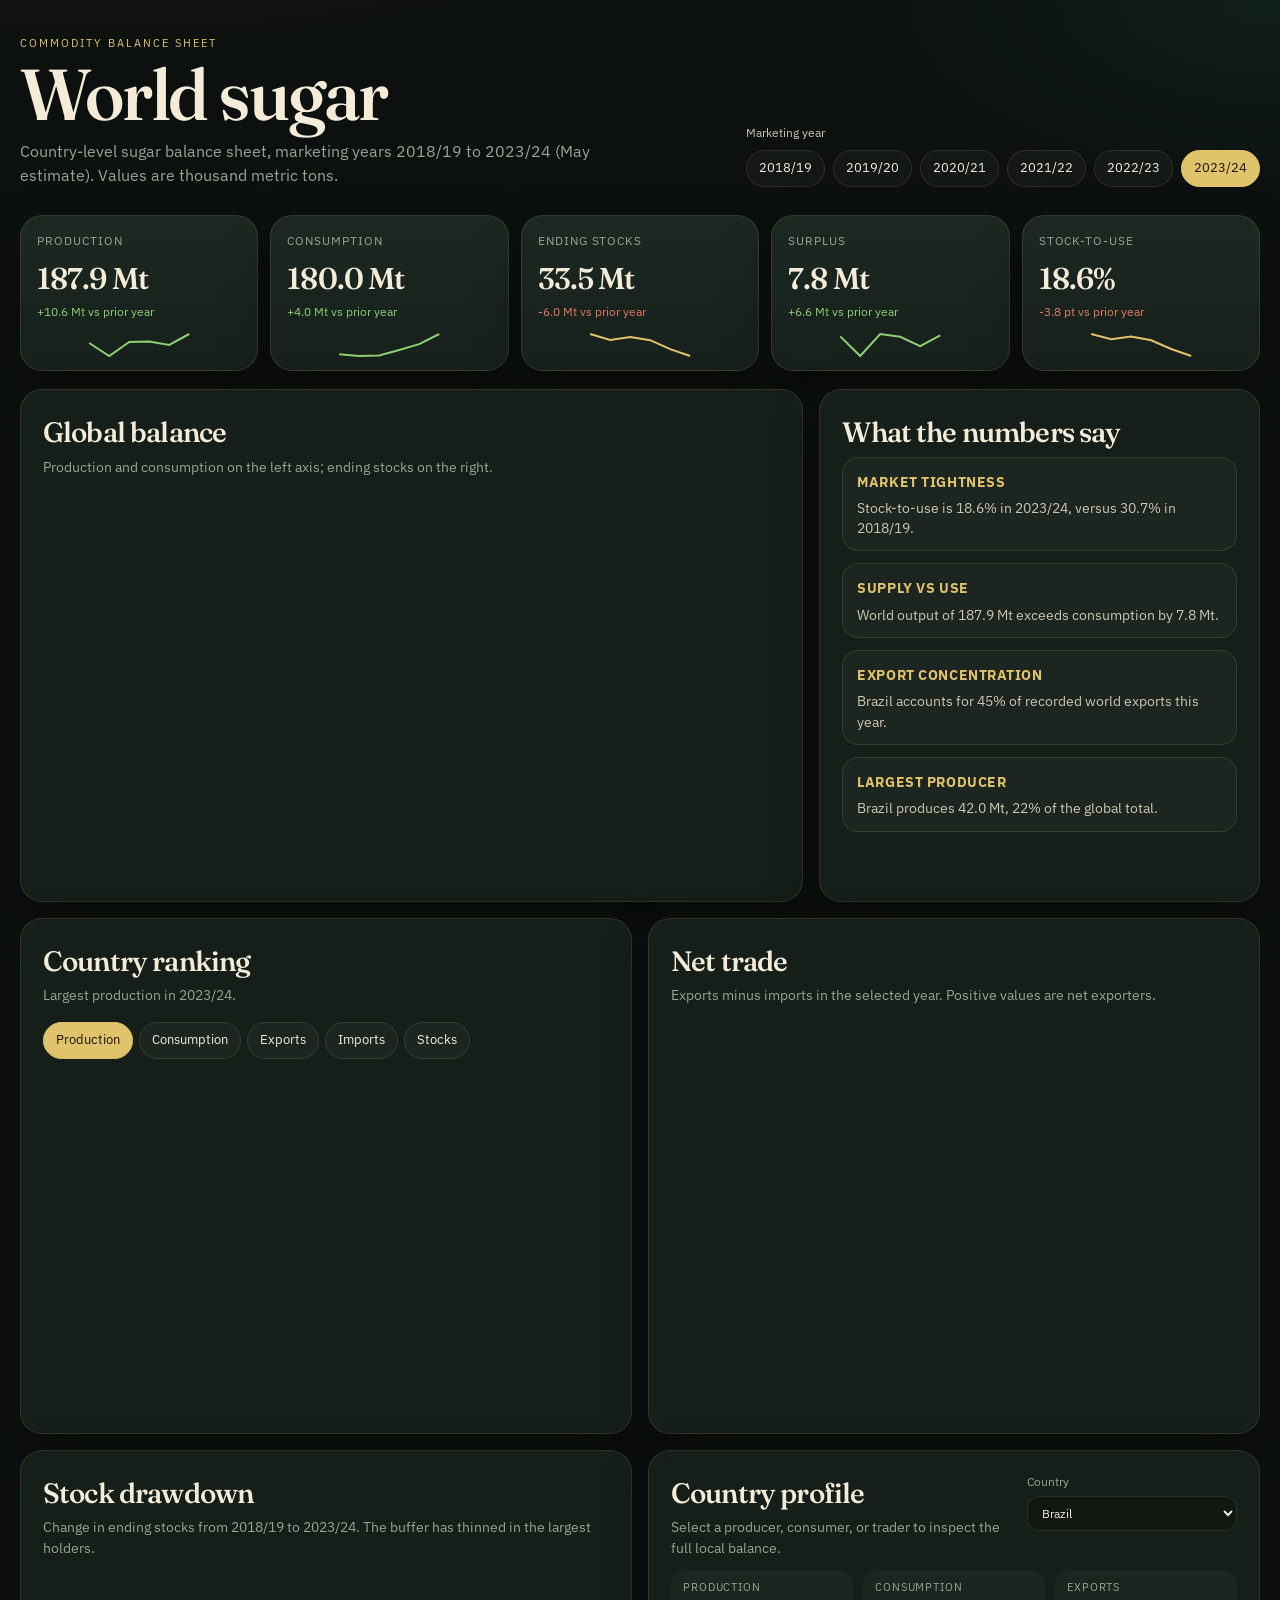
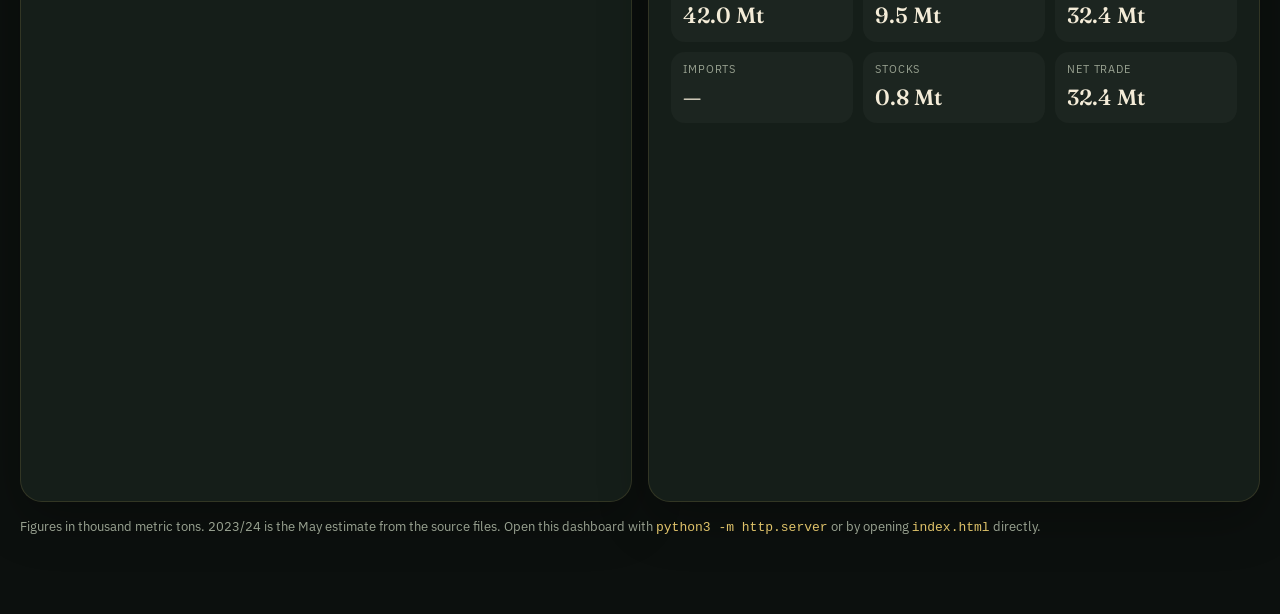
<file: index.html>
<!DOCTYPE html>
<html lang="en">
  <head>
    <meta charset="utf-8" />
    <meta name="viewport" content="width=device-width, initial-scale=1" />
    <title>World Sugar Balance</title>
    <meta
      name="description"
      content="Interactive visualisation of world sugar production, consumption, trade, and ending stocks, 2018/19 to 2023/24."
    />
    <link rel="preconnect" href="https://fonts.googleapis.com" />
    <link rel="preconnect" href="https://fonts.gstatic.com" crossorigin />
    <link
      href="https://fonts.googleapis.com/css2?family=Fraunces:opsz,wght@9..144,500;9..144,600&family=IBM+Plex+Sans:wght@400;500;600&display=swap"
      rel="stylesheet"
    />
    <link rel="icon" href="assets/favicon.svg" type="image/svg+xml" />
    <link rel="stylesheet" href="assets/styles.css" />
  </head>
  <body>
    <div class="page">
      <header class="hero">
        <p class="eyebrow">Commodity balance sheet</p>
        <div class="hero-row">
          <div>
            <h1>World sugar</h1>
            <p class="lede" id="source-note">
              Production, use, trade, and stocks by country.
            </p>
          </div>
          <div class="hero-aside">
            <p class="aside-label">Marketing year</p>
            <div class="year-pills" id="year-pills" role="tablist" aria-label="Marketing year"></div>
          </div>
        </div>
      </header>

      <section class="kpis" id="kpis" aria-label="World totals"></section>

      <section class="grid-main">
        <article class="card chart-card">
          <div class="card-head">
            <div>
              <h2>Global balance</h2>
              <p>Production and consumption on the left axis; ending stocks on the right.</p>
            </div>
          </div>
          <div class="chart-wrap tall">
            <canvas id="balance-chart" aria-label="World production, consumption, and ending stocks"></canvas>
          </div>
        </article>

        <article class="card insight-card">
          <h2>What the numbers say</h2>
          <div id="insights" class="insights"></div>
        </article>
      </section>

      <section class="grid-split">
        <article class="card">
          <div class="card-head stack">
            <div>
              <h2>Country ranking</h2>
              <p id="rank-caption">Largest producers in the selected year.</p>
            </div>
            <div class="metric-tabs" id="metric-tabs" role="tablist" aria-label="Balance metric"></div>
          </div>
          <div class="chart-wrap">
            <canvas id="rank-chart" aria-label="Country ranking for the selected metric"></canvas>
          </div>
        </article>

        <article class="card">
          <div class="card-head">
            <div>
              <h2>Net trade</h2>
              <p>Exports minus imports in the selected year. Positive values are net exporters.</p>
            </div>
          </div>
          <div class="chart-wrap">
            <canvas id="trade-chart" aria-label="Net sugar trade by country"></canvas>
          </div>
        </article>
      </section>

      <section class="grid-split">
        <article class="card">
          <div class="card-head">
            <div>
              <h2>Stock drawdown</h2>
              <p>Change in ending stocks from 2018/19 to 2023/24. The buffer has thinned in the largest holders.</p>
            </div>
          </div>
          <div class="chart-wrap">
            <canvas id="stocks-chart" aria-label="Ending stock changes by country"></canvas>
          </div>
        </article>

        <article class="card">
          <div class="card-head">
            <div>
              <h2>Country profile</h2>
              <p>Select a producer, consumer, or trader to inspect the full local balance.</p>
            </div>
            <label class="country-label">
              <span>Country</span>
              <select id="country-select"></select>
            </label>
          </div>
          <dl class="profile-kpis" id="profile-kpis"></dl>
          <div class="chart-wrap">
            <canvas id="country-chart" aria-label="Selected country sugar balance over time"></canvas>
          </div>
        </article>
      </section>

      <footer class="foot">
        <p>
          Figures in thousand metric tons. 2023/24 is the May estimate from the source files.
          Open this dashboard with <code>python3 -m http.server</code> or by opening
          <code>index.html</code> directly.
        </p>
      </footer>
    </div>

    <script src="assets/chart.umd.min.js"></script>
    <script src="assets/data.js"></script>
    <script src="assets/dashboard.js"></script>
  </body>
</html>
</file>
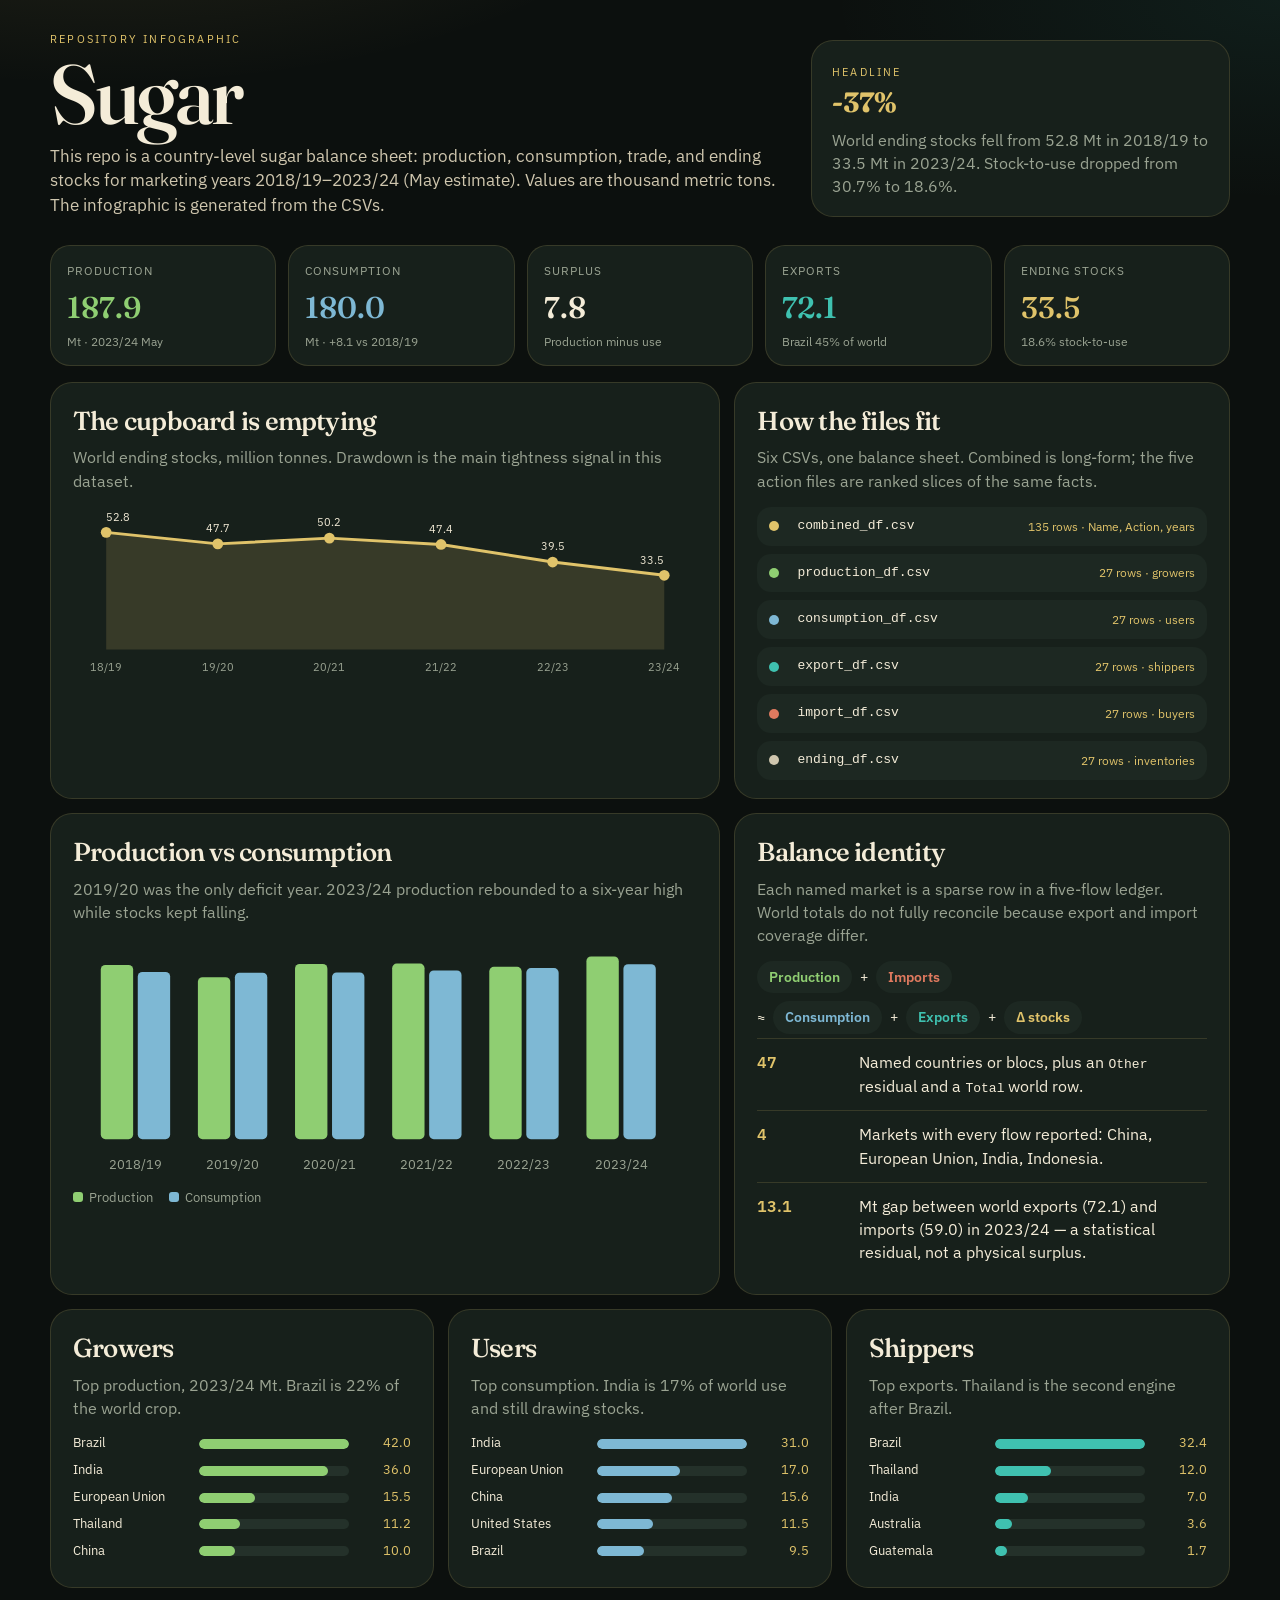
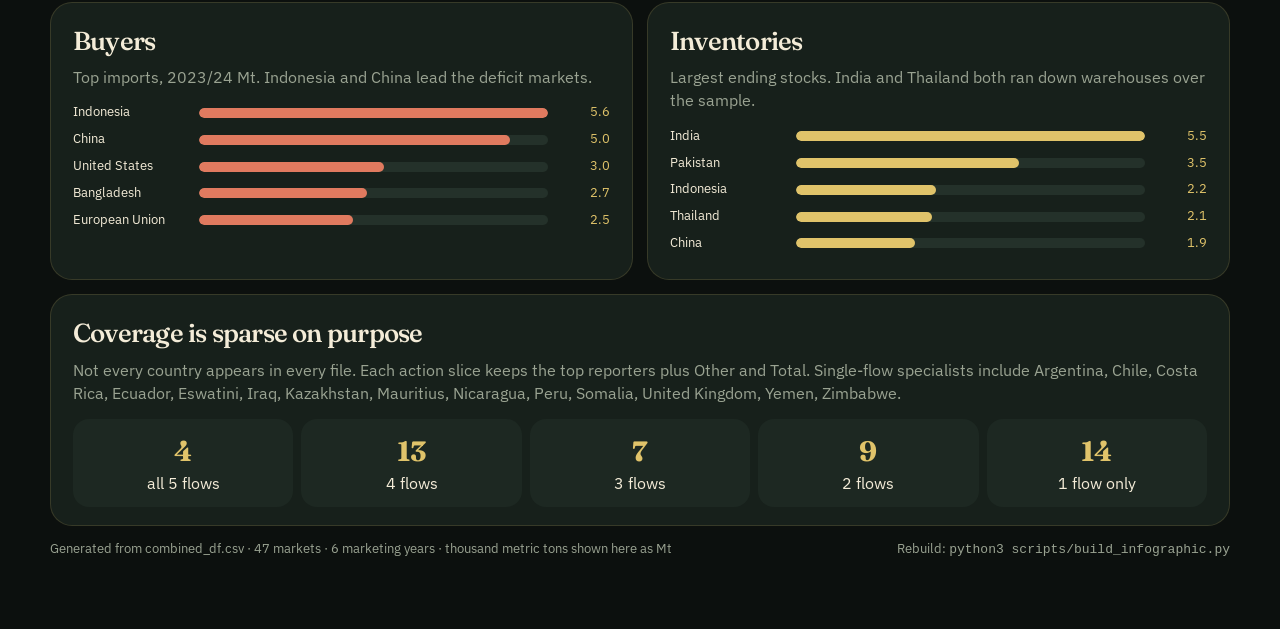
<file: infographic.html>
<!DOCTYPE html>
<html lang="en">
<head>
  <meta charset="utf-8" />
  <meta name="viewport" content="width=device-width, initial-scale=1" />
  <title>Sugar — codebase infographic</title>
  <meta name="description" content="Visual map of the Sugar repository: six CSV files, five balance-sheet flows, and the 2018/19–2023/24 world sugar story." />
  <link rel="preconnect" href="https://fonts.googleapis.com" />
  <link rel="preconnect" href="https://fonts.gstatic.com" crossorigin />
  <link href="https://fonts.googleapis.com/css2?family=Fraunces:opsz,wght@9..144,500;9..144,650&family=IBM+Plex+Sans:wght@400;500;600&display=swap" rel="stylesheet" />
  <style>
    :root {
      --bg: #0c100e;
      --card: #17201b;
      --card-2: #1d2822;
      --line: rgba(224, 195, 106, 0.16);
      --gold: #e0c36a;
      --cream: #f4ecd8;
      --muted: #9aa392;
      --prod: #8fce72;
      --cons: #7eb8d4;
      --export: #3fc1b0;
      --import: #e07a5f;
      --stocks: #e0c36a;
    }
    * { box-sizing: border-box; }
    html, body {
      margin: 0;
      background:
        radial-gradient(1100px 480px at 8% -8%, rgba(224,195,106,0.14), transparent 55%),
        radial-gradient(900px 400px at 100% 0%, rgba(63,193,176,0.08), transparent 50%),
        var(--bg);
      color: var(--cream);
      font-family: "IBM Plex Sans", "Segoe UI", sans-serif;
    }
    body { line-height: 1.45; }
    .page { width: min(1180px, calc(100% - 28px)); margin: 0 auto; padding: 32px 0 72px; }
    .eyebrow { margin: 0 0 8px; letter-spacing: 0.2em; text-transform: uppercase; font-size: 11px; color: var(--gold); }
    h1, h2, .kpi-value, .poster-stat { font-family: "Fraunces", Georgia, serif; font-weight: 550; }
    h1 { margin: 0; font-size: clamp(48px, 8vw, 84px); letter-spacing: -0.04em; line-height: 0.9; }
    h2 { margin: 0 0 6px; font-size: 26px; letter-spacing: -0.03em; }
    .lede { margin: 12px 0 0; max-width: 46rem; color: #cfc6ae; font-size: 17px; }
    .hero { display: grid; grid-template-columns: 1.4fr 0.8fr; gap: 28px; align-items: end; margin-bottom: 28px; }
    .hero-aside {
      border: 1px solid var(--line); background: var(--card); border-radius: 22px; padding: 18px 20px;
    }
    .hero-aside strong { display: block; font-size: 28px; font-family: "Fraunces", Georgia, serif; color: var(--gold); }
    .kpis { display: grid; grid-template-columns: repeat(5, 1fr); gap: 12px; margin-bottom: 16px; }
    .kpi {
      background: var(--card); border: 1px solid var(--line); border-radius: 20px; padding: 16px 16px 14px;
    }
    .kpi-label { margin: 0; color: var(--muted); font-size: 12px; letter-spacing: 0.08em; text-transform: uppercase; }
    .kpi-value { margin: 6px 0 0; font-size: 30px; }
    .kpi-note { margin: 4px 0 0; color: var(--muted); font-size: 12px; }
    .grid { display: grid; grid-template-columns: 1.15fr 0.85fr; gap: 14px; margin-bottom: 14px; }
    .grid-3 { display: grid; grid-template-columns: repeat(3, 1fr); gap: 14px; margin-bottom: 14px; }
    .grid-2 { display: grid; grid-template-columns: 1fr 1fr; gap: 14px; margin-bottom: 14px; }
    .card {
      background: var(--card); border: 1px solid var(--line); border-radius: 22px; padding: 20px 22px 18px;
    }
    .muted { color: var(--muted); margin: 0 0 14px; }
    .files { display: grid; gap: 8px; }
    .file {
      display: grid; grid-template-columns: 18px 1fr auto; gap: 10px; align-items: center;
      background: var(--card-2); border-radius: 14px; padding: 10px 12px;
    }
    .dot { width: 10px; height: 10px; border-radius: 50%; }
    .file code { font-size: 13px; color: var(--cream); }
    .count { color: var(--gold); font-size: 12px; }
    .identity {
      display: flex; flex-direction: column; gap: 8px; font-size: 14px; margin: 10px 0 4px;
    }
    .eq-line {
      display: flex; flex-wrap: wrap; gap: 8px; align-items: center;
    }
    .chip {
      border-radius: 999px; padding: 6px 12px; font-weight: 600; background: var(--card-2);
    }
    .spark { overflow: visible; }
    .hbar { display: grid; grid-template-columns: 118px 1fr 54px; gap: 8px; align-items: center; margin: 8px 0; }
    .hbar-name { font-size: 13px; }
    .hbar-track { height: 10px; background: #24312a; border-radius: 99px; overflow: hidden; }
    .hbar-fill { display: block; height: 100%; border-radius: 99px; }
    .hbar-val { text-align: right; font-size: 13px; color: var(--gold); }
    .spark { width: 100%; height: auto; display: block; }
    .chart-axis { fill: #9aa392; font-size: 11px; font-family: "IBM Plex Sans", sans-serif; }
    .chart-num { fill: #f4ecd8; font-size: 11px; font-family: "IBM Plex Sans", sans-serif; }
    .legend { display: flex; gap: 16px; margin: 8px 0 0; color: var(--muted); font-size: 13px; }
    .swatch { display: inline-block; width: 10px; height: 10px; border-radius: 3px; margin-right: 6px; }
    .story {
      display: grid; grid-template-columns: 88px 1fr; gap: 14px; padding: 12px 0; border-top: 1px solid var(--line);
    }
    .story:first-of-type { border-top: 0; padding-top: 0; }
    .story-year { color: var(--gold); font-weight: 600; }
    .coverage-grid { display: grid; grid-template-columns: repeat(5, 1fr); gap: 8px; }
    .cov {
      background: var(--card-2); border-radius: 16px; padding: 12px; text-align: center;
    }
    .cov strong { display: block; font-size: 28px; font-family: "Fraunces", Georgia, serif; color: var(--gold); }
    .footer {
      margin-top: 8px; color: var(--muted); font-size: 13px; display: flex; justify-content: space-between; gap: 16px; flex-wrap: wrap;
    }
    @media (max-width: 900px) {
      .hero, .grid, .grid-3, .grid-2, .kpis, .coverage-grid { grid-template-columns: 1fr; }
      .hbar { grid-template-columns: 1fr; }
    }
    @media print {
      body { background: #0c100e; }
      .page { width: 100%; }
    }
  </style>
</head>
<body>
  <main class="page">
    <header class="hero">
      <div>
        <p class="eyebrow">Repository infographic</p>
        <h1>Sugar</h1>
        <p class="lede">
          This repo is a country-level sugar balance sheet: production, consumption,
          trade, and ending stocks for marketing years 2018/19–2023/24 (May estimate).
          Values are thousand metric tons. The infographic is generated from the CSVs.
        </p>
      </div>
      <aside class="hero-aside">
        <span class="eyebrow">Headline</span>
        <strong>-37%</strong>
        <p class="muted" style="margin:6px 0 0">
          World ending stocks fell from 52.8 Mt in 2018/19 to 33.5 Mt
          in 2023/24. Stock-to-use dropped from 30.7% to 18.6%.
        </p>
      </aside>
    </header>

    <section class="kpis" aria-label="World totals 2023/24">
      <article class="kpi">
        <p class="kpi-label">Production</p>
        <p class="kpi-value" style="color:var(--prod)">187.9</p>
        <p class="kpi-note">Mt · 2023/24 May</p>
      </article>
      <article class="kpi">
        <p class="kpi-label">Consumption</p>
        <p class="kpi-value" style="color:var(--cons)">180.0</p>
        <p class="kpi-note">Mt · +8.1 vs 2018/19</p>
      </article>
      <article class="kpi">
        <p class="kpi-label">Surplus</p>
        <p class="kpi-value">7.8</p>
        <p class="kpi-note">Production minus use</p>
      </article>
      <article class="kpi">
        <p class="kpi-label">Exports</p>
        <p class="kpi-value" style="color:var(--export)">72.1</p>
        <p class="kpi-note">Brazil 45% of world</p>
      </article>
      <article class="kpi">
        <p class="kpi-label">Ending stocks</p>
        <p class="kpi-value" style="color:var(--stocks)">33.5</p>
        <p class="kpi-note">18.6% stock-to-use</p>
      </article>
    </section>

    <section class="grid">
      <article class="card">
        <h2>The cupboard is emptying</h2>
        <p class="muted">World ending stocks, million tonnes. Drawdown is the main tightness signal in this dataset.</p>
        
    <svg class="spark" viewBox="0 0 640 176" role="img" aria-label="Ending stocks falling from 52.8 to 33.5 million tonnes">
      <polygon points="34.0,146.0 34.0,26.0 148.4,37.8 262.8,31.9 377.2,38.4 491.6,56.4 606.0,70.0 606.0,146.0" fill="rgba(224,195,106,0.16)" />
      <polyline points="34.0,26.0 148.4,37.8 262.8,31.9 377.2,38.4 491.6,56.4 606.0,70.0" fill="none" stroke="#e0c36a" stroke-width="3" />
      <circle cx="34.0" cy="26.0" r="5.5" fill="#e0c36a" /><text x="34.0" y="14.0" text-anchor="start" class="chart-num">52.8</text><circle cx="148.4" cy="37.8" r="5.5" fill="#e0c36a" /><text x="148.4" y="25.8" text-anchor="middle" class="chart-num">47.7</text><circle cx="262.8" cy="31.9" r="5.5" fill="#e0c36a" /><text x="262.8" y="19.9" text-anchor="middle" class="chart-num">50.2</text><circle cx="377.2" cy="38.4" r="5.5" fill="#e0c36a" /><text x="377.2" y="26.4" text-anchor="middle" class="chart-num">47.4</text><circle cx="491.6" cy="56.4" r="5.5" fill="#e0c36a" /><text x="491.6" y="44.4" text-anchor="middle" class="chart-num">39.5</text><circle cx="606.0" cy="70.0" r="5.5" fill="#e0c36a" /><text x="606.0" y="58.0" text-anchor="end" class="chart-num">33.5</text>
      <text x="34.0" y="168" text-anchor="middle" class="chart-axis">18/19</text><text x="148.4" y="168" text-anchor="middle" class="chart-axis">19/20</text><text x="262.8" y="168" text-anchor="middle" class="chart-axis">20/21</text><text x="377.2" y="168" text-anchor="middle" class="chart-axis">21/22</text><text x="491.6" y="168" text-anchor="middle" class="chart-axis">22/23</text><text x="606.0" y="168" text-anchor="middle" class="chart-axis">23/24</text>
    </svg>
      </article>
      <article class="card">
        <h2>How the files fit</h2>
        <p class="muted">Six CSVs, one balance sheet. Combined is long-form; the five action files are ranked slices of the same facts.</p>
        <div class="files">
          <div class="file"><span class="dot" style="background:#e0c36a"></span><code>combined_df.csv</code><span class="count">135 rows · Name, Action, years</span></div>
          <div class="file"><span class="dot" style="background:var(--prod)"></span><code>production_df.csv</code><span class="count">27 rows · growers</span></div>
          <div class="file"><span class="dot" style="background:var(--cons)"></span><code>consumption_df.csv</code><span class="count">27 rows · users</span></div>
          <div class="file"><span class="dot" style="background:var(--export)"></span><code>export_df.csv</code><span class="count">27 rows · shippers</span></div>
          <div class="file"><span class="dot" style="background:var(--import)"></span><code>import_df.csv</code><span class="count">27 rows · buyers</span></div>
          <div class="file"><span class="dot" style="background:#cfc6ae"></span><code>ending_df.csv</code><span class="count">27 rows · inventories</span></div>
        </div>
      </article>
    </section>

    <section class="grid">
      <article class="card">
        <h2>Production vs consumption</h2>
        <p class="muted">2019/20 was the only deficit year. 2023/24 production rebounded to a six-year high while stocks kept falling.</p>
        
    <svg class="spark" viewBox="0 0 540 210" role="img" aria-label="World production versus consumption">
      <rect x="24" y="23.3" width="28" height="150.7" rx="4" fill="#8fce72" /><rect x="56" y="29.4" width="28" height="144.6" rx="4" fill="#7eb8d4" /><rect x="108" y="33.9" width="28" height="140.1" rx="4" fill="#8fce72" /><rect x="140" y="30.0" width="28" height="144.0" rx="4" fill="#7eb8d4" /><rect x="192" y="22.5" width="28" height="151.5" rx="4" fill="#8fce72" /><rect x="224" y="29.8" width="28" height="144.2" rx="4" fill="#7eb8d4" /><rect x="276" y="22.1" width="28" height="151.9" rx="4" fill="#8fce72" /><rect x="308" y="28.0" width="28" height="146.0" rx="4" fill="#7eb8d4" /><rect x="360" y="24.9" width="28" height="149.1" rx="4" fill="#8fce72" /><rect x="392" y="26.0" width="28" height="148.0" rx="4" fill="#7eb8d4" /><rect x="444" y="16.0" width="28" height="158.0" rx="4" fill="#8fce72" /><rect x="476" y="22.6" width="28" height="151.4" rx="4" fill="#7eb8d4" />
      <text x="54" y="200" text-anchor="middle" class="chart-axis">2018/19</text><text x="138" y="200" text-anchor="middle" class="chart-axis">2019/20</text><text x="222" y="200" text-anchor="middle" class="chart-axis">2020/21</text><text x="306" y="200" text-anchor="middle" class="chart-axis">2021/22</text><text x="390" y="200" text-anchor="middle" class="chart-axis">2022/23</text><text x="474" y="200" text-anchor="middle" class="chart-axis">2023/24</text>
    </svg>
        <p class="legend">
          <span><i class="swatch" style="background:var(--prod)"></i>Production</span>
          <span><i class="swatch" style="background:var(--cons)"></i>Consumption</span>
        </p>
      </article>
      <article class="card">
        <h2>Balance identity</h2>
        <p class="muted">Each named market is a sparse row in a five-flow ledger. World totals do not fully reconcile because export and import coverage differ.</p>
        <div class="identity">
          <div class="eq-line">
            <span class="chip" style="color:var(--prod)">Production</span>
            <span>+</span>
            <span class="chip" style="color:var(--import)">Imports</span>
          </div>
          <div class="eq-line">
            <span>≈</span>
            <span class="chip" style="color:var(--cons)">Consumption</span>
            <span>+</span>
            <span class="chip" style="color:var(--export)">Exports</span>
            <span>+</span>
            <span class="chip" style="color:var(--stocks)">Δ stocks</span>
          </div>
        </div>
        <div class="story">
          <div class="story-year">47</div>
          <div>Named countries or blocs, plus an <code>Other</code> residual and a <code>Total</code> world row.</div>
        </div>
        <div class="story">
          <div class="story-year">4</div>
          <div>Markets with every flow reported: China, European Union, India, Indonesia.</div>
        </div>
        <div class="story">
          <div class="story-year">13.1</div>
          <div>Mt gap between world exports (72.1) and imports (59.0) in 2023/24 — a statistical residual, not a physical surplus.</div>
        </div>
      </article>
    </section>

    <section class="grid-3">
      <article class="card">
        <h2>Growers</h2>
        <p class="muted">Top production, 2023/24 Mt. Brazil is 22% of the world crop.</p>
        
            <div class="hbar">
              <span class="hbar-name">Brazil</span>
              <span class="hbar-track"><span class="hbar-fill" style="width:100%;background:#8fce72"></span></span>
              <span class="hbar-val">42.0</span>
            </div>
            <div class="hbar">
              <span class="hbar-name">India</span>
              <span class="hbar-track"><span class="hbar-fill" style="width:86%;background:#8fce72"></span></span>
              <span class="hbar-val">36.0</span>
            </div>
            <div class="hbar">
              <span class="hbar-name">European Union</span>
              <span class="hbar-track"><span class="hbar-fill" style="width:37%;background:#8fce72"></span></span>
              <span class="hbar-val">15.5</span>
            </div>
            <div class="hbar">
              <span class="hbar-name">Thailand</span>
              <span class="hbar-track"><span class="hbar-fill" style="width:27%;background:#8fce72"></span></span>
              <span class="hbar-val">11.2</span>
            </div>
            <div class="hbar">
              <span class="hbar-name">China</span>
              <span class="hbar-track"><span class="hbar-fill" style="width:24%;background:#8fce72"></span></span>
              <span class="hbar-val">10.0</span>
            </div>
      </article>
      <article class="card">
        <h2>Users</h2>
        <p class="muted">Top consumption. India is 17% of world use and still drawing stocks.</p>
        
            <div class="hbar">
              <span class="hbar-name">India</span>
              <span class="hbar-track"><span class="hbar-fill" style="width:100%;background:#7eb8d4"></span></span>
              <span class="hbar-val">31.0</span>
            </div>
            <div class="hbar">
              <span class="hbar-name">European Union</span>
              <span class="hbar-track"><span class="hbar-fill" style="width:55%;background:#7eb8d4"></span></span>
              <span class="hbar-val">17.0</span>
            </div>
            <div class="hbar">
              <span class="hbar-name">China</span>
              <span class="hbar-track"><span class="hbar-fill" style="width:50%;background:#7eb8d4"></span></span>
              <span class="hbar-val">15.6</span>
            </div>
            <div class="hbar">
              <span class="hbar-name">United States</span>
              <span class="hbar-track"><span class="hbar-fill" style="width:37%;background:#7eb8d4"></span></span>
              <span class="hbar-val">11.5</span>
            </div>
            <div class="hbar">
              <span class="hbar-name">Brazil</span>
              <span class="hbar-track"><span class="hbar-fill" style="width:31%;background:#7eb8d4"></span></span>
              <span class="hbar-val">9.5</span>
            </div>
      </article>
      <article class="card">
        <h2>Shippers</h2>
        <p class="muted">Top exports. Thailand is the second engine after Brazil.</p>
        
            <div class="hbar">
              <span class="hbar-name">Brazil</span>
              <span class="hbar-track"><span class="hbar-fill" style="width:100%;background:#3fc1b0"></span></span>
              <span class="hbar-val">32.4</span>
            </div>
            <div class="hbar">
              <span class="hbar-name">Thailand</span>
              <span class="hbar-track"><span class="hbar-fill" style="width:37%;background:#3fc1b0"></span></span>
              <span class="hbar-val">12.0</span>
            </div>
            <div class="hbar">
              <span class="hbar-name">India</span>
              <span class="hbar-track"><span class="hbar-fill" style="width:22%;background:#3fc1b0"></span></span>
              <span class="hbar-val">7.0</span>
            </div>
            <div class="hbar">
              <span class="hbar-name">Australia</span>
              <span class="hbar-track"><span class="hbar-fill" style="width:11%;background:#3fc1b0"></span></span>
              <span class="hbar-val">3.6</span>
            </div>
            <div class="hbar">
              <span class="hbar-name">Guatemala</span>
              <span class="hbar-track"><span class="hbar-fill" style="width:8%;background:#3fc1b0"></span></span>
              <span class="hbar-val">1.7</span>
            </div>
      </article>
    </section>

    <section class="grid-2">
      <article class="card">
        <h2>Buyers</h2>
        <p class="muted">Top imports, 2023/24 Mt. Indonesia and China lead the deficit markets.</p>
        
            <div class="hbar">
              <span class="hbar-name">Indonesia</span>
              <span class="hbar-track"><span class="hbar-fill" style="width:100%;background:#e07a5f"></span></span>
              <span class="hbar-val">5.6</span>
            </div>
            <div class="hbar">
              <span class="hbar-name">China</span>
              <span class="hbar-track"><span class="hbar-fill" style="width:89%;background:#e07a5f"></span></span>
              <span class="hbar-val">5.0</span>
            </div>
            <div class="hbar">
              <span class="hbar-name">United States</span>
              <span class="hbar-track"><span class="hbar-fill" style="width:53%;background:#e07a5f"></span></span>
              <span class="hbar-val">3.0</span>
            </div>
            <div class="hbar">
              <span class="hbar-name">Bangladesh</span>
              <span class="hbar-track"><span class="hbar-fill" style="width:48%;background:#e07a5f"></span></span>
              <span class="hbar-val">2.7</span>
            </div>
            <div class="hbar">
              <span class="hbar-name">European Union</span>
              <span class="hbar-track"><span class="hbar-fill" style="width:44%;background:#e07a5f"></span></span>
              <span class="hbar-val">2.5</span>
            </div>
      </article>
      <article class="card">
        <h2>Inventories</h2>
        <p class="muted">Largest ending stocks. India and Thailand both ran down warehouses over the sample.</p>
        
            <div class="hbar">
              <span class="hbar-name">India</span>
              <span class="hbar-track"><span class="hbar-fill" style="width:100%;background:#e0c36a"></span></span>
              <span class="hbar-val">5.5</span>
            </div>
            <div class="hbar">
              <span class="hbar-name">Pakistan</span>
              <span class="hbar-track"><span class="hbar-fill" style="width:64%;background:#e0c36a"></span></span>
              <span class="hbar-val">3.5</span>
            </div>
            <div class="hbar">
              <span class="hbar-name">Indonesia</span>
              <span class="hbar-track"><span class="hbar-fill" style="width:40%;background:#e0c36a"></span></span>
              <span class="hbar-val">2.2</span>
            </div>
            <div class="hbar">
              <span class="hbar-name">Thailand</span>
              <span class="hbar-track"><span class="hbar-fill" style="width:39%;background:#e0c36a"></span></span>
              <span class="hbar-val">2.1</span>
            </div>
            <div class="hbar">
              <span class="hbar-name">China</span>
              <span class="hbar-track"><span class="hbar-fill" style="width:34%;background:#e0c36a"></span></span>
              <span class="hbar-val">1.9</span>
            </div>
      </article>
    </section>

    <section class="card" style="margin-bottom:14px">
      <h2>Coverage is sparse on purpose</h2>
      <p class="muted">
        Not every country appears in every file. Each action slice keeps the top reporters plus Other and Total.
        Single-flow specialists include Argentina, Chile, Costa Rica, Ecuador, Eswatini, Iraq, Kazakhstan, Mauritius, Nicaragua, Peru, Somalia, United Kingdom, Yemen, Zimbabwe.
      </p>
      <div class="coverage-grid">
        <div class="cov"><strong>4</strong>all 5 flows</div>
        <div class="cov"><strong>13</strong>4 flows</div>
        <div class="cov"><strong>7</strong>3 flows</div>
        <div class="cov"><strong>9</strong>2 flows</div>
        <div class="cov"><strong>14</strong>1 flow only</div>
      </div>
    </section>

    <footer class="footer">
      <span>Generated from combined_df.csv · 47 markets · 6 marketing years · thousand metric tons shown here as Mt</span>
      <span>Rebuild: <code>python3 scripts/build_infographic.py</code></span>
    </footer>
  </main>
  <script type="application/json" id="infographic-data">{"years": ["2018/19", "2019/20", "2020/21", "2021/22", "2022/23", "2023/24"], "production": [179158, 166559, 180114, 180583, 177279, 187881], "consumption": [171994, 171252, 171498, 173661, 176007, 180045], "ending": [52827, 47652, 50239, 47372, 39465, 33455]}</script>
</body>
</html>
</file>
<file: assets/styles.css>
:root {
  --bg: #0c100e;
  --bg-2: #121814;
  --card: #17201b;
  --card-2: #1d2822;
  --line: rgba(224, 195, 106, 0.14);
  --gold: #e0c36a;
  --gold-2: #b89843;
  --cream: #f4ecd8;
  --muted: #9aa392;
  --soft: #cfc6ae;
  --prod: #8fce72;
  --cons: #7eb8d4;
  --export: #3fc1b0;
  --import: #e07a5f;
  --stocks: #e0c36a;
  --shadow: 0 18px 50px rgba(0, 0, 0, 0.28);
  --radius: 22px;
}

* {
  box-sizing: border-box;
}

html,
body {
  margin: 0;
  min-height: 100%;
  background:
    radial-gradient(1200px 500px at 10% -10%, rgba(224, 195, 106, 0.12), transparent 55%),
    radial-gradient(900px 420px at 100% 0%, rgba(63, 193, 176, 0.08), transparent 50%),
    var(--bg);
  color: var(--cream);
  font-family: "IBM Plex Sans", "Segoe UI", sans-serif;
}

body {
  line-height: 1.45;
}

.page {
  width: min(1240px, calc(100% - 32px));
  margin: 0 auto;
  padding: 36px 0 64px;
}

.hero {
  margin-bottom: 28px;
}

.eyebrow {
  margin: 0 0 8px;
  letter-spacing: 0.18em;
  text-transform: uppercase;
  font-size: 11px;
  color: var(--gold);
}

h1,
h2,
.kpi-value,
.profile-kpis dd {
  font-family: "Fraunces", Georgia, serif;
  font-weight: 550;
}

h1 {
  margin: 0;
  font-size: clamp(42px, 7vw, 72px);
  letter-spacing: -0.03em;
  line-height: 0.95;
}

h2 {
  margin: 0 0 4px;
  font-size: 28px;
  letter-spacing: -0.03em;
}

.lede,
.card p,
.foot {
  color: var(--muted);
}

.lede {
  max-width: 58ch;
  margin: 12px 0 0;
  font-size: 16px;
}

.hero-row {
  display: flex;
  justify-content: space-between;
  gap: 28px;
  align-items: end;
}

.aside-label {
  margin: 0 0 8px;
  font-size: 12px;
  color: var(--soft);
}

.year-pills {
  display: flex;
  flex-wrap: wrap;
  gap: 8px;
}

.year-pills button,
.metric-tabs button {
  appearance: none;
  border: 1px solid var(--line);
  background: rgba(255, 255, 255, 0.03);
  color: var(--cream);
  border-radius: 999px;
  padding: 8px 12px;
  font: inherit;
  font-size: 13px;
  cursor: pointer;
}

.year-pills button[aria-selected="true"],
.metric-tabs button[aria-selected="true"] {
  background: var(--gold);
  color: #1c1608;
  border-color: var(--gold);
}

.kpis {
  display: grid;
  grid-template-columns: repeat(5, minmax(0, 1fr));
  gap: 12px;
  margin-bottom: 18px;
}

.kpi {
  background: linear-gradient(180deg, var(--card-2), var(--card));
  border: 1px solid var(--line);
  border-radius: var(--radius);
  padding: 16px 16px 12px;
  box-shadow: var(--shadow);
  min-width: 0;
}

.kpi-label {
  margin: 0;
  font-size: 12px;
  letter-spacing: 0.08em;
  text-transform: uppercase;
  color: var(--muted);
}

.kpi-value {
  margin: 8px 0 2px;
  font-size: 30px;
  letter-spacing: -0.03em;
}

.kpi-delta {
  margin: 0;
  font-size: 12px;
}

.kpi-delta.up {
  color: var(--prod);
}

.kpi-delta.down {
  color: var(--import);
}

.spark {
  display: block;
  width: 100%;
  height: 28px;
  margin-top: 10px;
}

.grid-main,
.grid-split {
  display: grid;
  gap: 16px;
  margin-bottom: 16px;
}

.grid-main {
  grid-template-columns: minmax(0, 1.6fr) minmax(280px, 0.9fr);
}

.grid-split {
  grid-template-columns: 1fr 1fr;
}

.card {
  background: rgba(23, 32, 27, 0.92);
  border: 1px solid var(--line);
  border-radius: var(--radius);
  padding: 22px;
  box-shadow: var(--shadow);
  min-width: 0;
}

.card-head {
  display: flex;
  justify-content: space-between;
  gap: 16px;
  align-items: start;
  margin-bottom: 12px;
}

.card-head.stack {
  flex-direction: column;
}

.card p {
  margin: 0;
  font-size: 14px;
}

.chart-wrap {
  position: relative;
  height: 340px;
}

.chart-wrap.tall {
  height: 390px;
}

.insights {
  display: grid;
  gap: 12px;
}

.insight {
  padding: 14px 14px 12px;
  border-radius: 16px;
  background: rgba(255, 255, 255, 0.03);
  border: 1px solid var(--line);
}

.insight h3 {
  margin: 0 0 6px;
  font-size: 14px;
  letter-spacing: 0.04em;
  text-transform: uppercase;
  color: var(--gold);
}

.insight p {
  margin: 0;
  color: var(--soft);
}

.metric-tabs {
  display: flex;
  flex-wrap: wrap;
  gap: 6px;
  justify-content: flex-start;
}

.country-label {
  display: grid;
  gap: 6px;
  font-size: 12px;
  color: var(--muted);
}

.country-label select {
  min-width: 210px;
  border-radius: 12px;
  border: 1px solid var(--line);
  background: #101610;
  color: var(--cream);
  padding: 8px 10px;
  font: inherit;
}

.profile-kpis {
  display: grid;
  grid-template-columns: repeat(3, minmax(0, 1fr));
  gap: 10px;
  margin: 0 0 16px;
}

.profile-kpis div {
  background: rgba(255, 255, 255, 0.03);
  border-radius: 14px;
  padding: 10px 12px;
}

.profile-kpis dt {
  margin: 0;
  font-size: 11px;
  letter-spacing: 0.08em;
  text-transform: uppercase;
  color: var(--muted);
}

.profile-kpis dd {
  margin: 4px 0 0;
  font-size: 22px;
}

.foot {
  margin-top: 10px;
  font-size: 13px;
}

code {
  color: var(--gold);
}

@media (max-width: 1100px) {
  .kpis,
  .grid-main,
  .grid-split,
  .profile-kpis {
    grid-template-columns: 1fr 1fr;
  }
}

@media (max-width: 760px) {
  .hero-row,
  .card-head {
    flex-direction: column;
  }

  .kpis,
  .grid-main,
  .grid-split,
  .profile-kpis {
    grid-template-columns: 1fr;
  }

  .chart-wrap,
  .chart-wrap.tall {
    height: 280px;
  }
}
</file>
